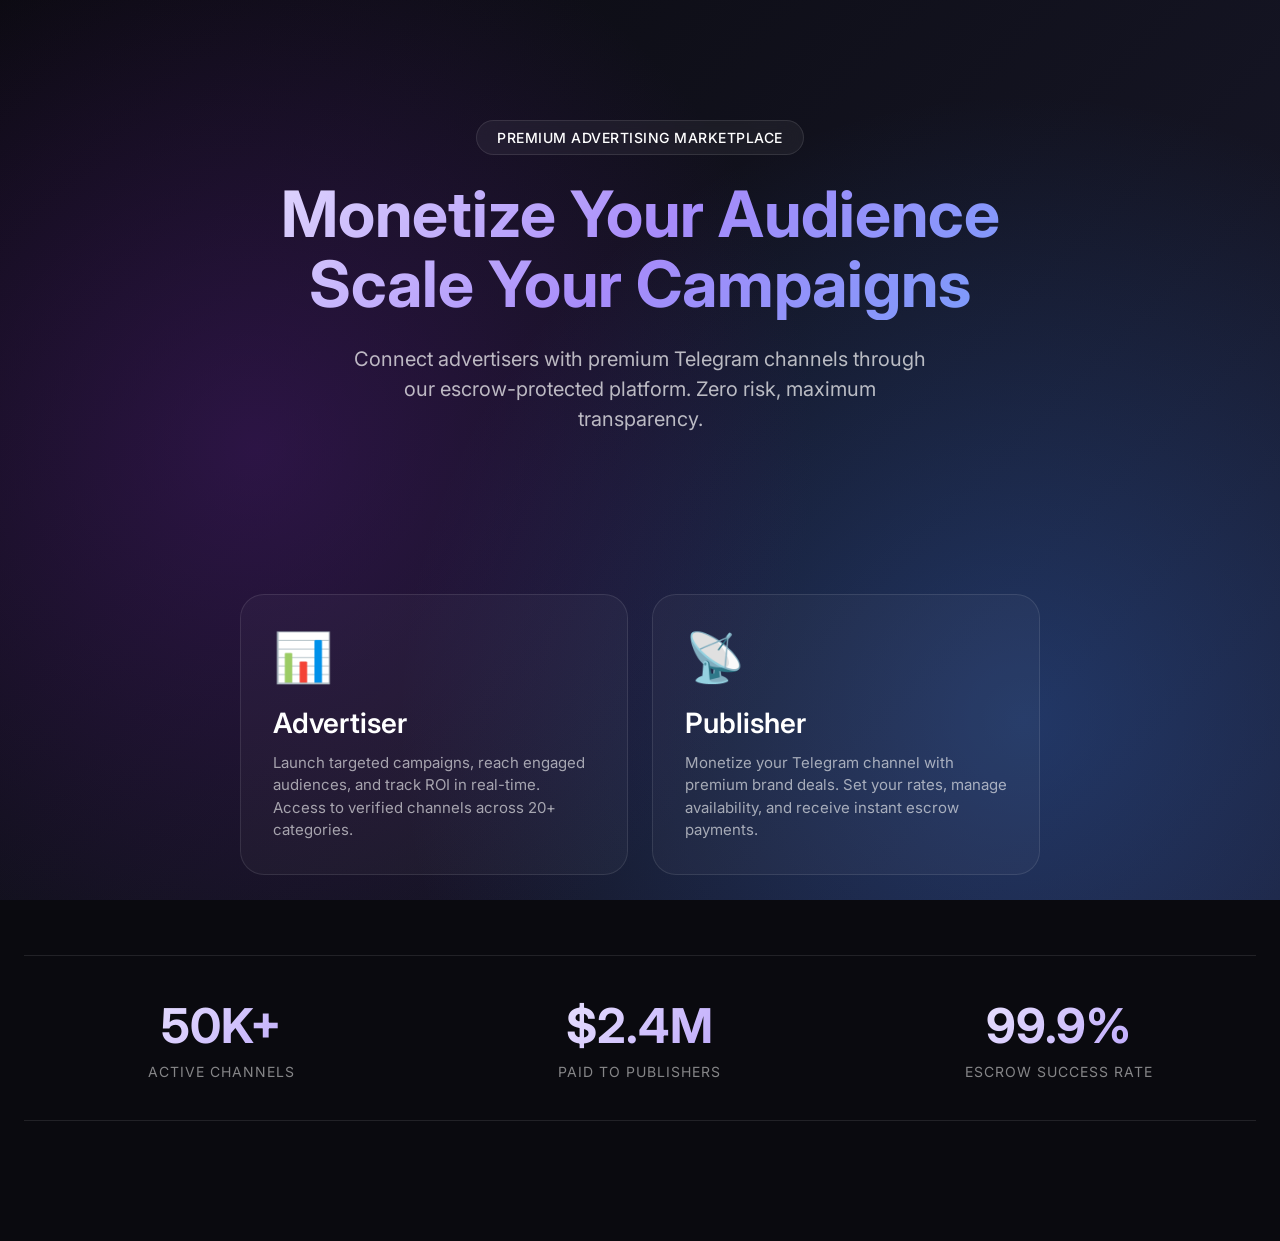
<file: Index.html>
<!DOCTYPE html>
<html lang="en">
<head>
    <meta charset="UTF-8">
    <meta name="viewport" content="width=device-width, initial-scale=1.0, viewport-fit=cover">
    <title>AKM | Advertising Marketplace</title>
    <link rel="preconnect" href="https://fonts.googleapis.com">
    <link rel="preconnect" href="https://fonts.gstatic.com" crossorigin>
    <link href="https://fonts.googleapis.com/css2?family=Inter:opsz,wght@14..32,300;14..32,400;14..32,500;14..32,600;14..32,700&display=swap" rel="stylesheet">
    <style>
        * {
            margin: 0;
            padding: 0;
            box-sizing: border-box;
        }

        body {
            font-family: 'Inter', -apple-system, BlinkMacSystemFont, sans-serif;
            background: var(--tg-theme-bg-color, #0a0a0f);
            color: var(--tg-theme-text-color, #ffffff);
            overflow-x: hidden;
        }

        /* Premium gradient background */
        .gradient-bg {
            position: fixed;
            top: 0;
            left: 0;
            width: 100%;
            height: 100%;
            z-index: -2;
            background: radial-gradient(circle at 20% 50%, rgba(88, 28, 135, 0.4), transparent 50%),
                        radial-gradient(circle at 80% 80%, rgba(59, 130, 246, 0.3), transparent 50%),
                        linear-gradient(135deg, #0a0a0f 0%, #1a1a2e 100%);
        }

        /* Glass morphism container */
        .glass-container {
            max-width: 1280px;
            margin: 0 auto;
            padding: 40px 24px;
            position: relative;
        }

        /* Hero section */
        .hero {
            text-align: center;
            padding: 80px 0 60px;
        }

        .hero-badge {
            display: inline-block;
            padding: 8px 20px;
            background: rgba(255, 255, 255, 0.05);
            border: 1px solid rgba(255, 255, 255, 0.1);
            border-radius: 100px;
            font-size: 14px;
            font-weight: 500;
            letter-spacing: 0.5px;
            margin-bottom: 24px;
            backdrop-filter: blur(10px);
        }

        .hero h1 {
            font-size: 64px;
            font-weight: 700;
            line-height: 1.1;
            margin-bottom: 24px;
            background: linear-gradient(135deg, #ffffff 0%, #a78bfa 50%, #60a5fa 100%);
            -webkit-background-clip: text;
            background-clip: text;
            color: transparent;
        }

        .hero p {
            font-size: 20px;
            color: rgba(255, 255, 255, 0.7);
            max-width: 600px;
            margin: 0 auto 40px;
            line-height: 1.5;
        }

        /* Role selection cards */
        .role-grid {
            display: grid;
            grid-template-columns: repeat(2, 1fr);
            gap: 24px;
            max-width: 800px;
            margin: 60px auto 0;
        }

        .role-card {
            background: rgba(255, 255, 255, 0.03);
            border: 1px solid rgba(255, 255, 255, 0.1);
            border-radius: 24px;
            padding: 32px;
            cursor: pointer;
            transition: all 0.3s cubic-bezier(0.4, 0, 0.2, 1);
            position: relative;
            overflow: hidden;
        }

        .role-card::before {
            content: '';
            position: absolute;
            top: 0;
            left: -100%;
            width: 100%;
            height: 100%;
            background: linear-gradient(90deg, transparent, rgba(255, 255, 255, 0.05), transparent);
            transition: left 0.5s;
        }

        .role-card:hover {
            background: rgba(255, 255, 255, 0.08);
            border-color: rgba(255, 255, 255, 0.2);
            transform: translateY(-4px);
        }

        .role-card:hover::before {
            left: 100%;
        }

        .role-icon {
            font-size: 48px;
            margin-bottom: 20px;
        }

        .role-card h3 {
            font-size: 28px;
            font-weight: 600;
            margin-bottom: 12px;
        }

        .role-card p {
            font-size: 15px;
            color: rgba(255, 255, 255, 0.6);
            line-height: 1.5;
        }

        /* Stats section */
        .stats-grid {
            display: grid;
            grid-template-columns: repeat(3, 1fr);
            gap: 24px;
            margin: 80px 0;
            padding: 40px 0;
            border-top: 1px solid rgba(255, 255, 255, 0.1);
            border-bottom: 1px solid rgba(255, 255, 255, 0.1);
        }

        .stat-item {
            text-align: center;
        }

        .stat-number {
            font-size: 48px;
            font-weight: 700;
            background: linear-gradient(135deg, #ffffff, #a78bfa);
            -webkit-background-clip: text;
            background-clip: text;
            color: transparent;
            margin-bottom: 8px;
        }

        .stat-label {
            font-size: 14px;
            color: rgba(255, 255, 255, 0.5);
            text-transform: uppercase;
            letter-spacing: 1px;
        }

        /* Loading state */
        .loading-spinner {
            width: 48px;
            height: 48px;
            border: 3px solid rgba(255, 255, 255, 0.1);
            border-top-color: #a78bfa;
            border-radius: 50%;
            animation: spin 0.8s linear infinite;
            margin: 60px auto;
        }

        @keyframes spin {
            to { transform: rotate(360deg); }
        }

        /* Responsive */
        @media (max-width: 768px) {
            .glass-container {
                padding: 20px 16px;
            }
            .hero h1 {
                font-size: 40px;
            }
            .role-grid {
                grid-template-columns: 1fr;
            }
            .stats-grid {
                grid-template-columns: 1fr;
                gap: 32px;
            }
        }
    </style>
</head>
<body>
    <div class="gradient-bg"></div>
    <div class="glass-container">
        <div class="hero">
            <div class="hero-badge">PREMIUM ADVERTISING MARKETPLACE</div>
            <h1>Monetize Your Audience<br>Scale Your Campaigns</h1>
            <p>Connect advertisers with premium Telegram channels through our escrow-protected platform. Zero risk, maximum transparency.</p>
        </div>

        <div class="role-grid" id="roleGrid">
            <div class="role-card" data-role="advertiser">
                <div class="role-icon">📊</div>
                <h3>Advertiser</h3>
                <p>Launch targeted campaigns, reach engaged audiences, and track ROI in real-time. Access to verified channels across 20+ categories.</p>
            </div>
            <div class="role-card" data-role="channel_owner">
                <div class="role-icon">📡</div>
                <h3>Publisher</h3>
                <p>Monetize your Telegram channel with premium brand deals. Set your rates, manage availability, and receive instant escrow payments.</p>
            </div>
        </div>

        <div class="stats-grid">
            <div class="stat-item">
                <div class="stat-number">50K+</div>
                <div class="stat-label">Active Channels</div>
            </div>
            <div class="stat-item">
                <div class="stat-number">$2.4M</div>
                <div class="stat-label">Paid to Publishers</div>
            </div>
            <div class="stat-item">
                <div class="stat-number">99.9%</div>
                <div class="stat-label">Escrow Success Rate</div>
            </div>
        </div>
    </div>

    <script src="https://telegram.org/js/telegram-web-app.js"></script>
    <script>
        const tg = window.Telegram.WebApp;
        tg.expand();
        tg.enableClosingConfirmation();

        document.querySelectorAll('.role-card').forEach(card => {
            card.addEventListener('click', async () => {
                const role = card.dataset.role;
                const userId = tg.initDataUnsafe?.user?.id;
                
                if (!userId) {
                    tg.showAlert('Please open this app from Telegram');
                    return;
                }

                tg.showPopup({
                    title: 'Confirm Selection',
                    message: `Register as ${role === 'advertiser' ? 'Advertiser' : 'Publisher'}?`,
                    buttons: [
                        {id: 'cancel', type: 'cancel', text: 'Cancel'},
                        {id: 'confirm', type: 'default', text: 'Confirm'}
                    ]
                }, async (buttonId) => {
                    if (buttonId === 'confirm') {
                        tg.MainButton.setText('Processing...').show();
                        
                        try {
                            const response = await fetch('/api/users', {
                                method: 'POST',
                                headers: {'Content-Type': 'application/json'},
                                body: JSON.stringify({
                                    telegram_id: parseInt(userId),
                                    username: tg.initDataUnsafe?.user?.username,
                                    user_type: role
                                })
                            });
                            
                            const user = await response.json();
                            localStorage.setItem('akm_user', JSON.stringify(user));
                            localStorage.setItem('akm_role', role);
                            window.location.href = '/dashboard.html';
                        } catch (error) {
                            tg.showAlert('Registration failed. Please try again.');
                        } finally {
                            tg.MainButton.hide();
                        }
                    }
                });
            });
        });
    </script>
</body>
</html>
</file>
